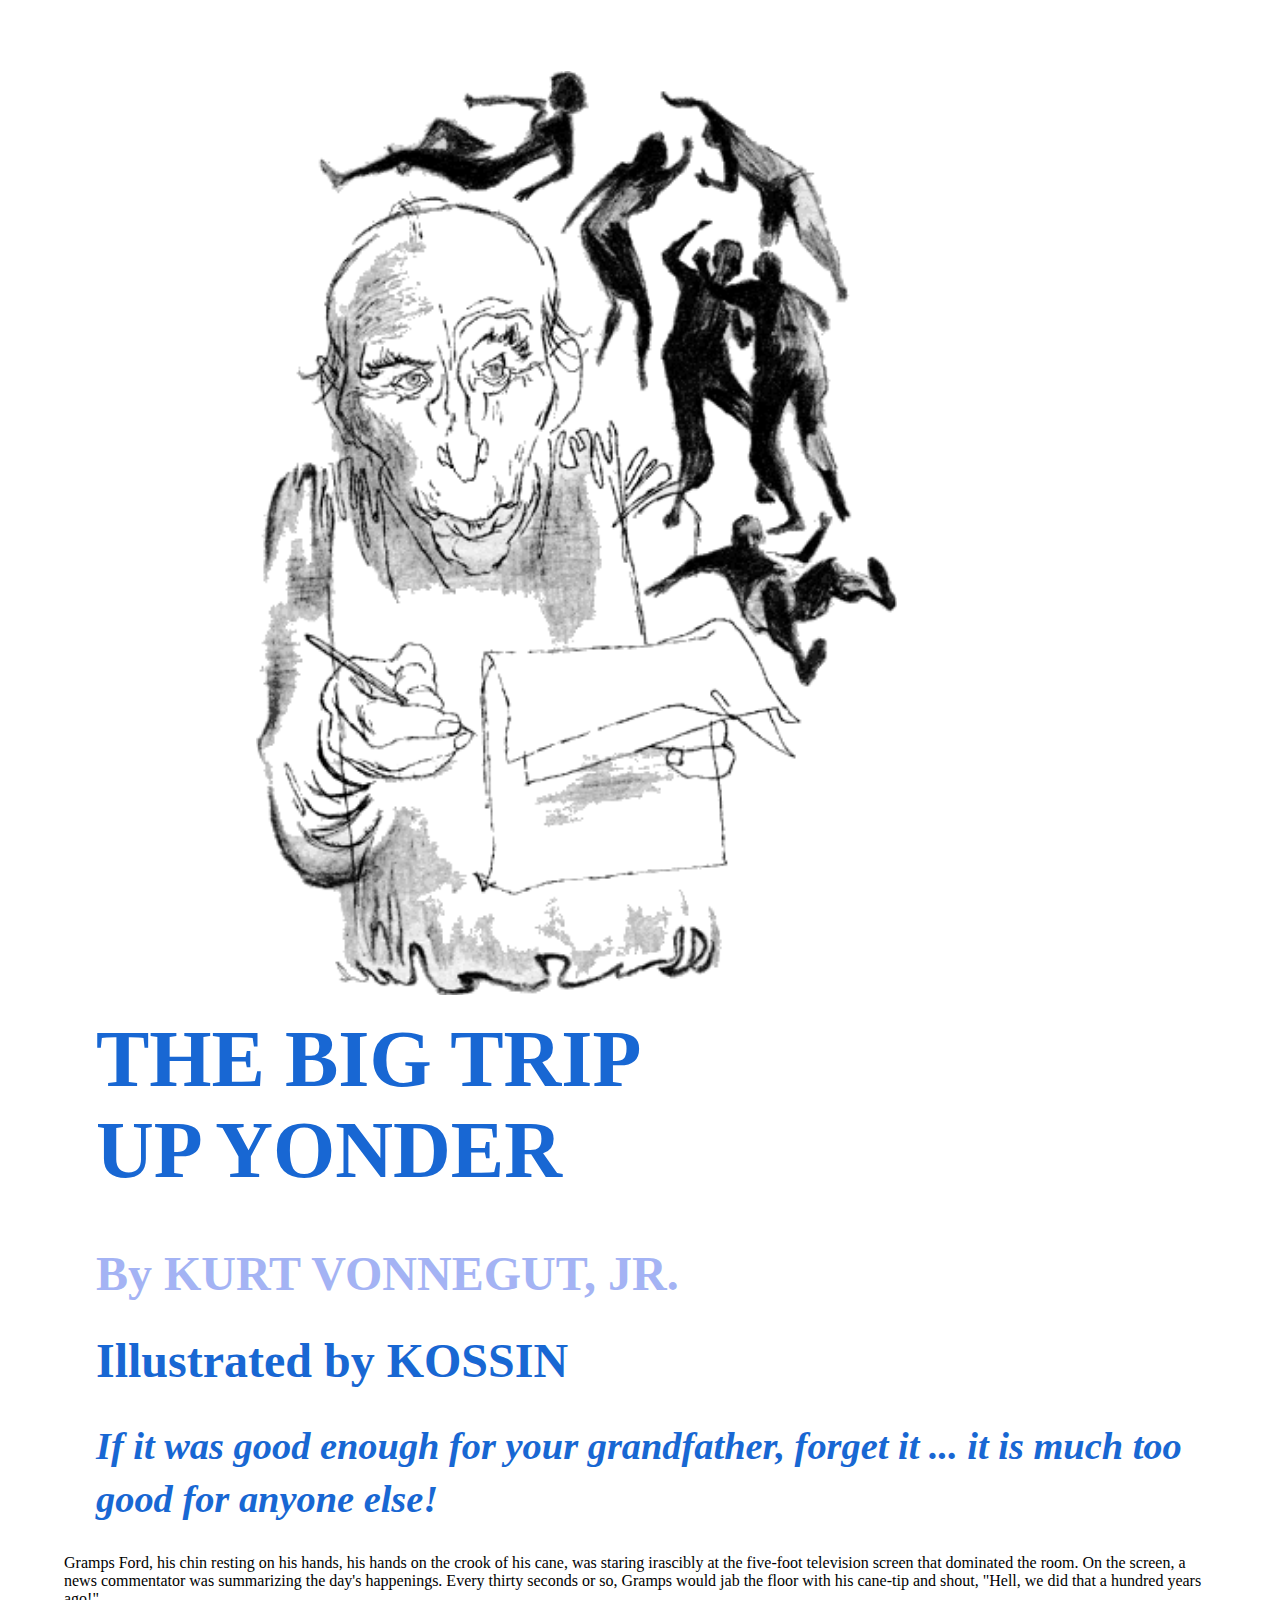
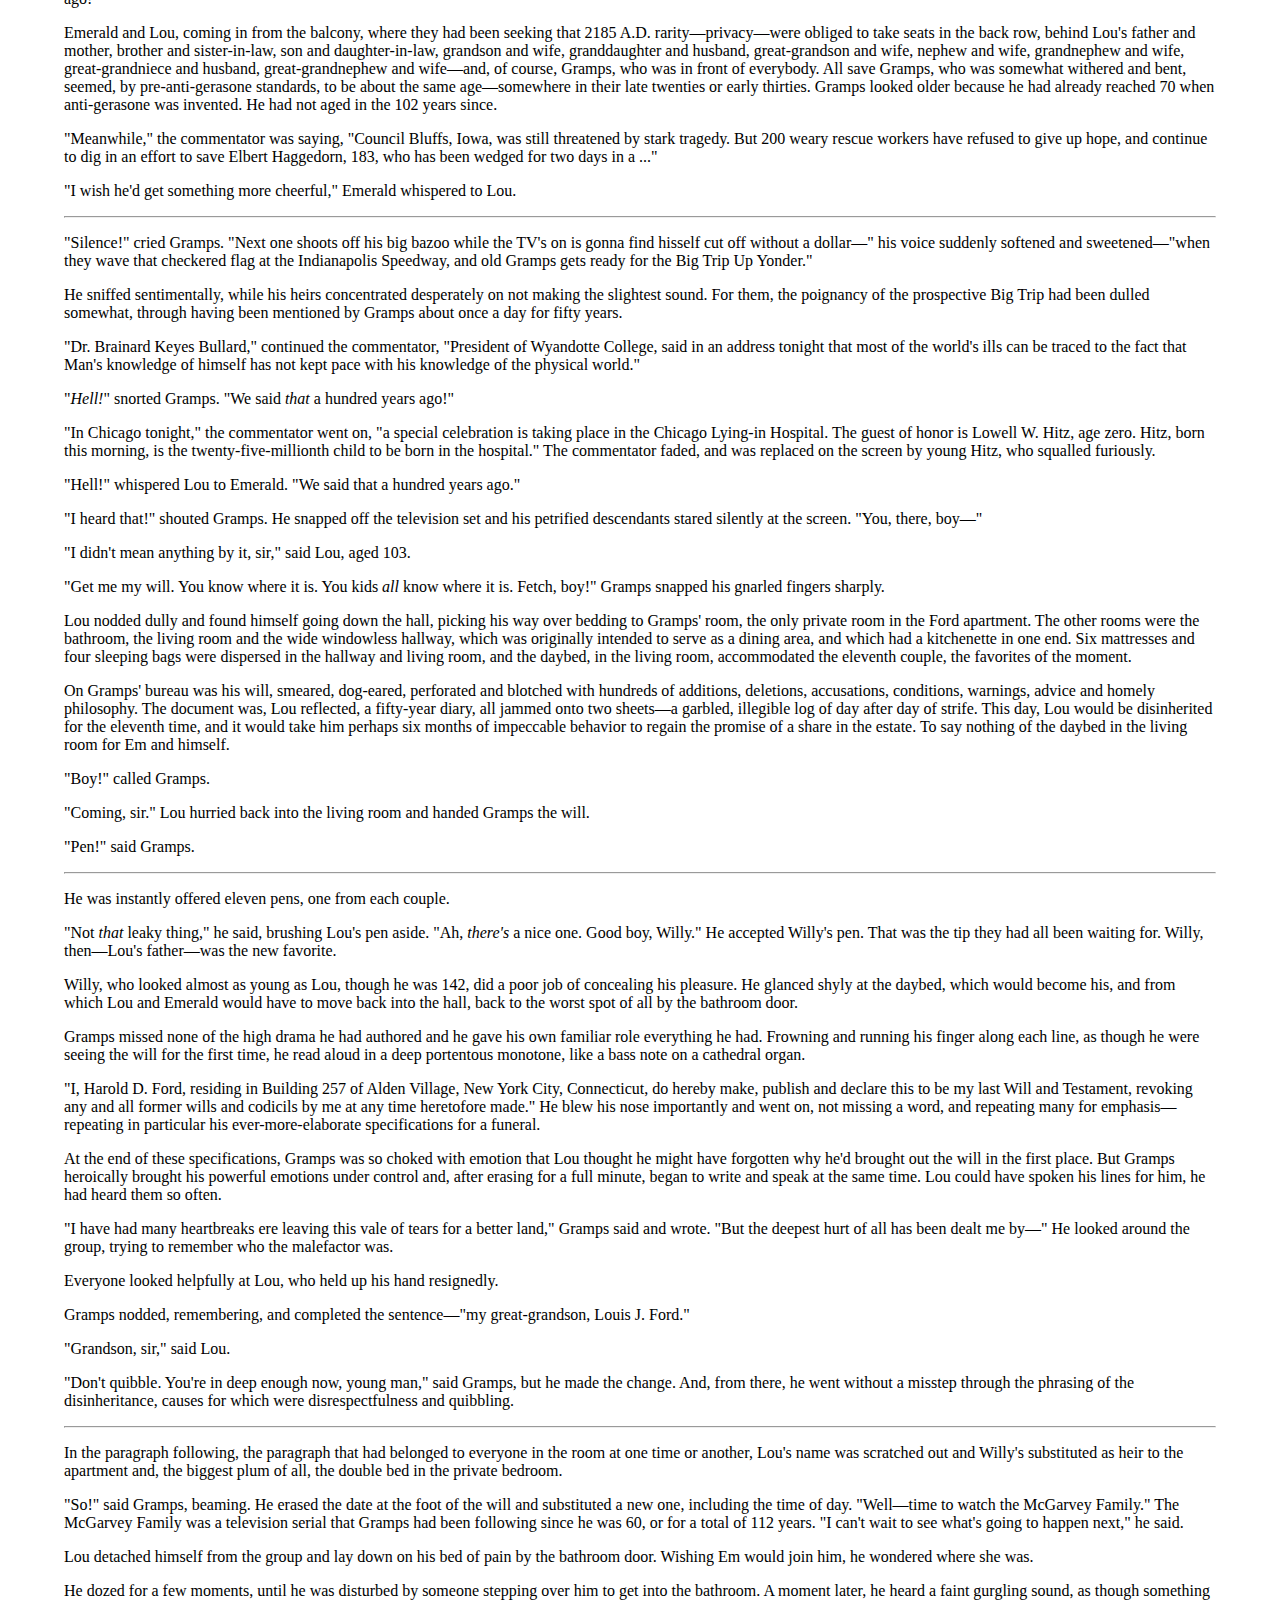
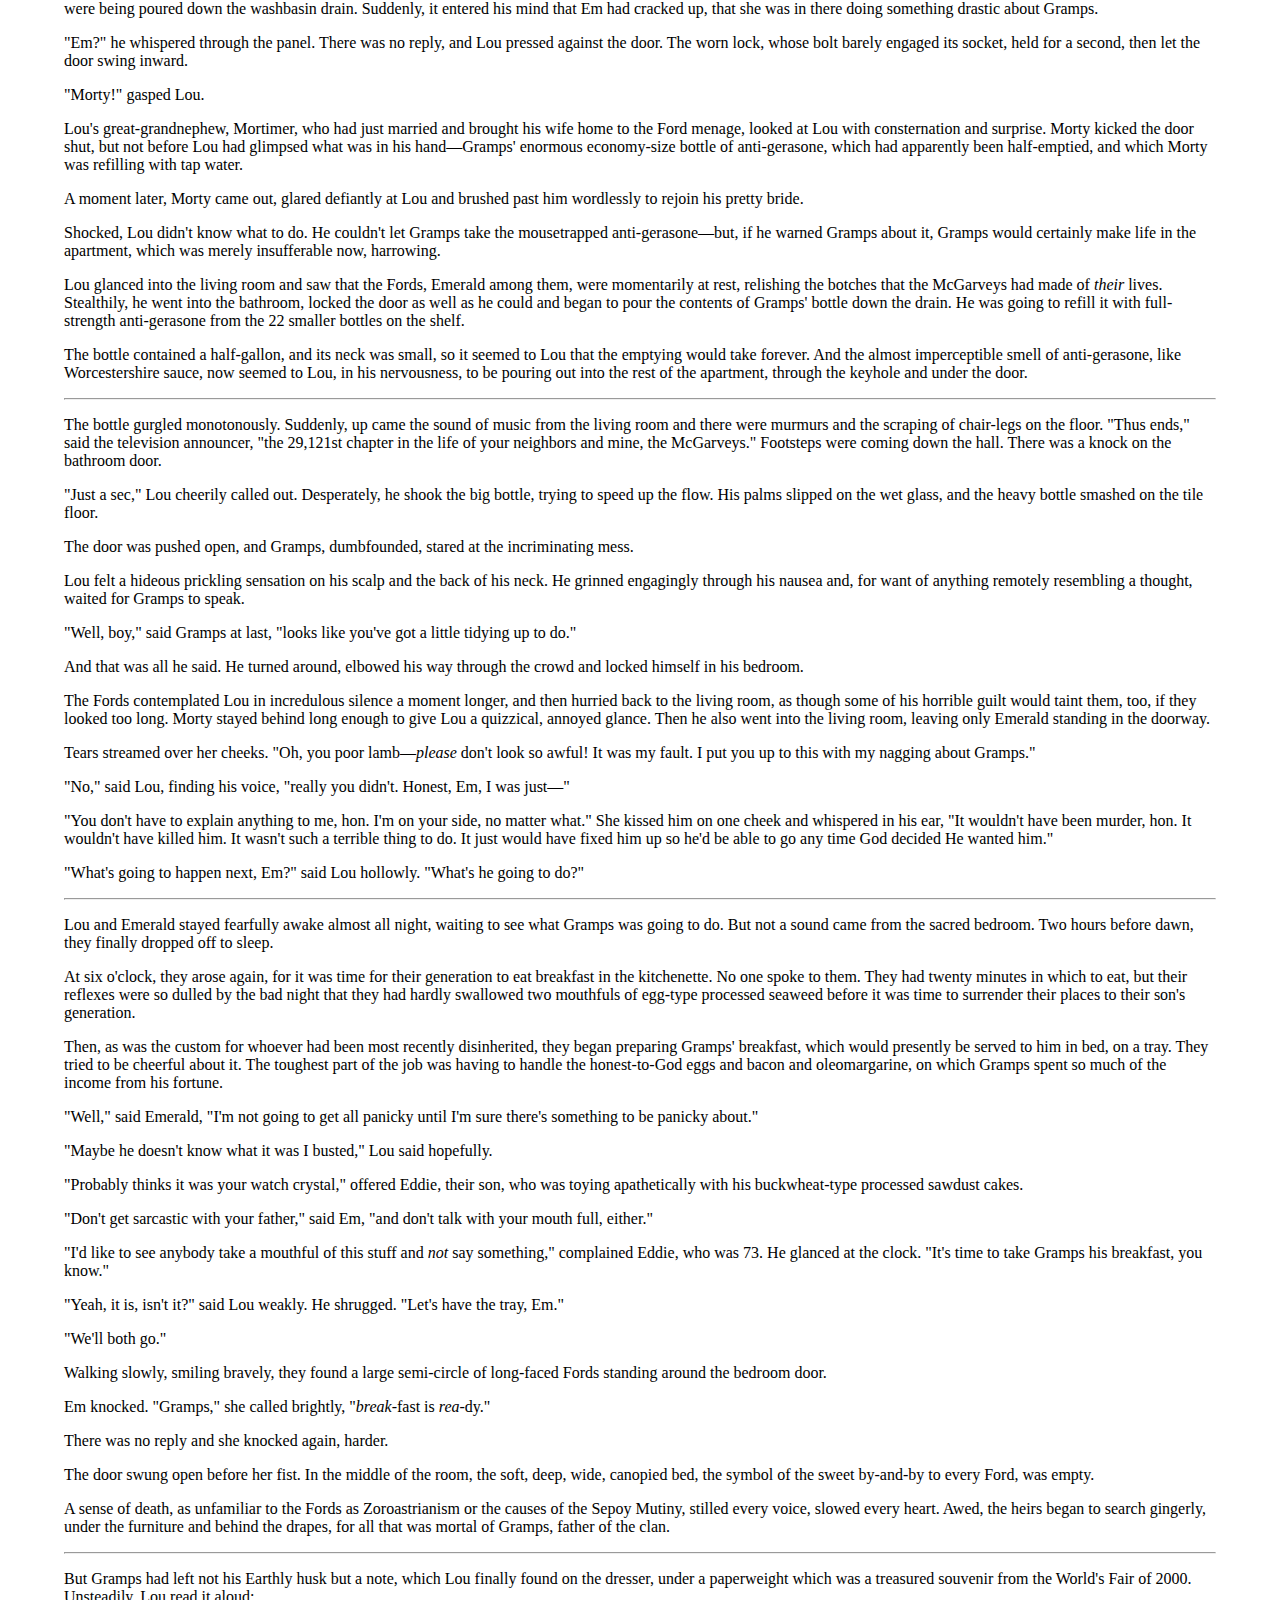
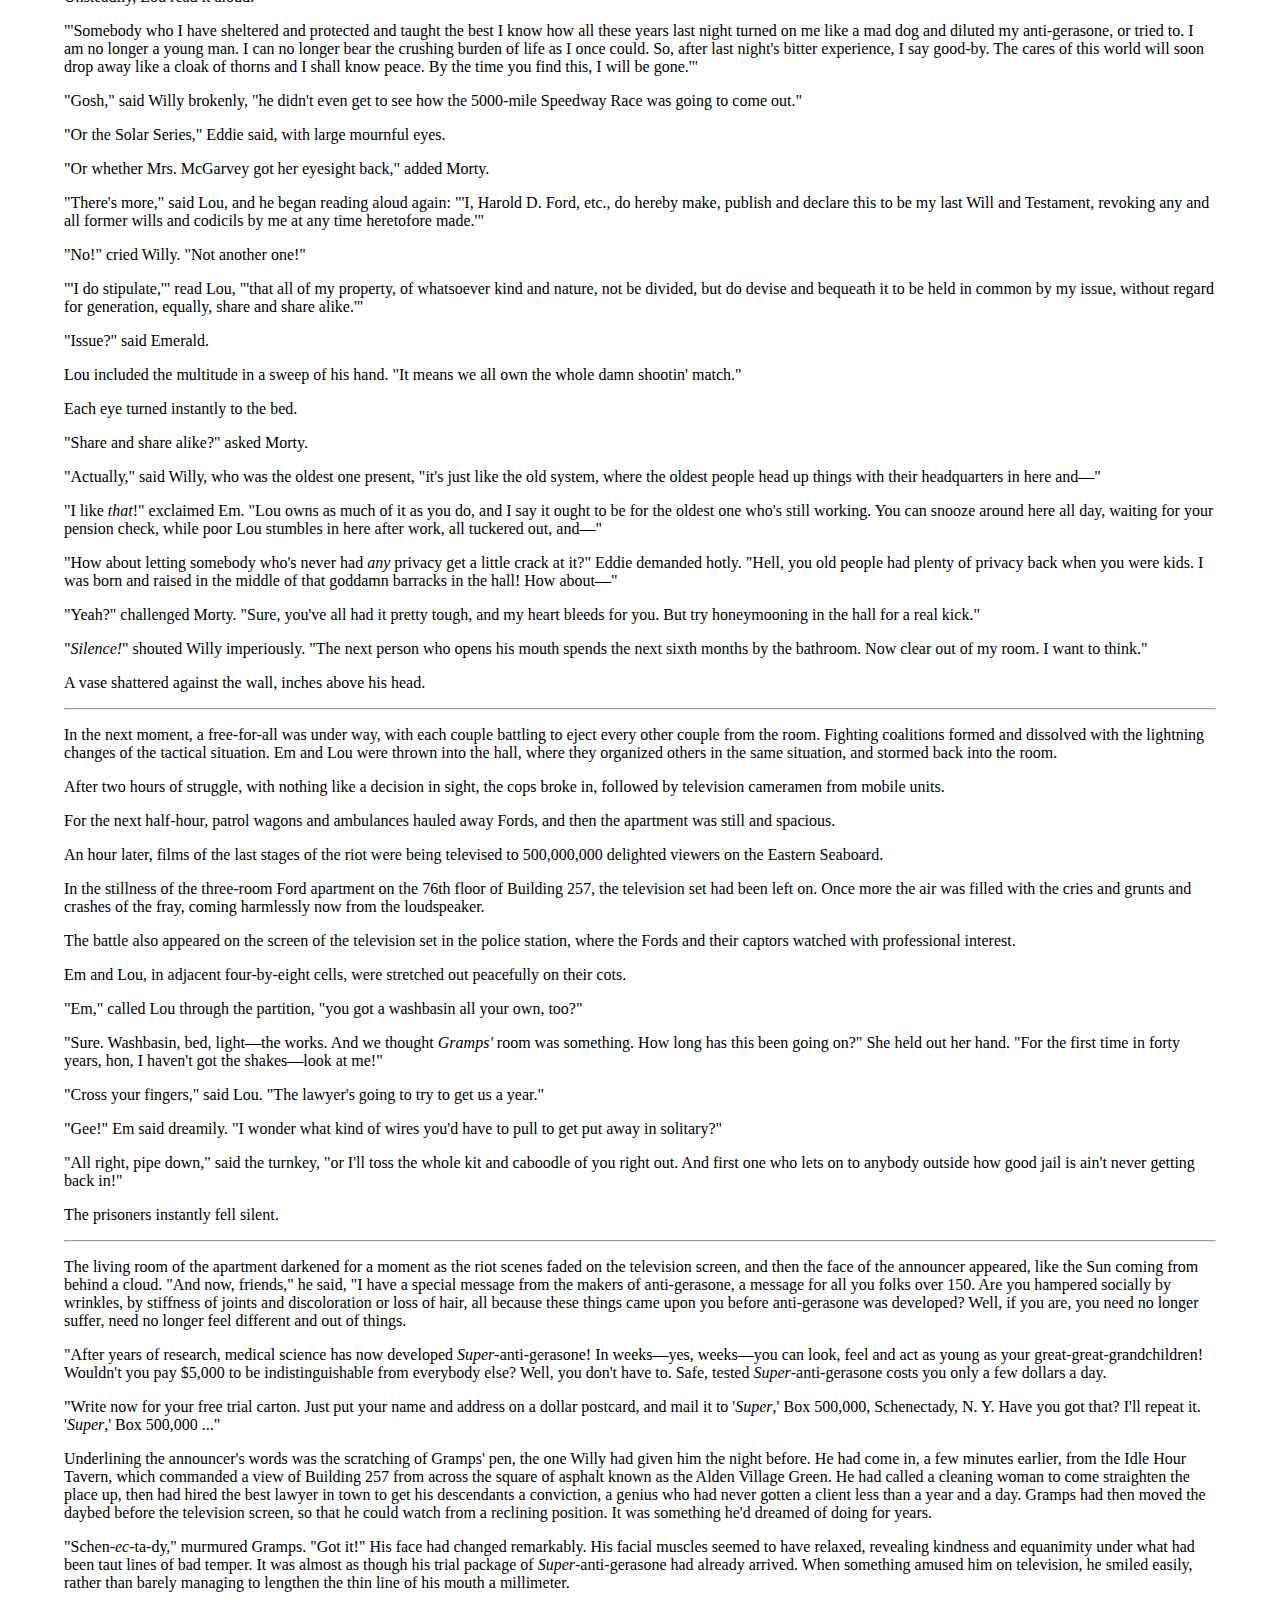
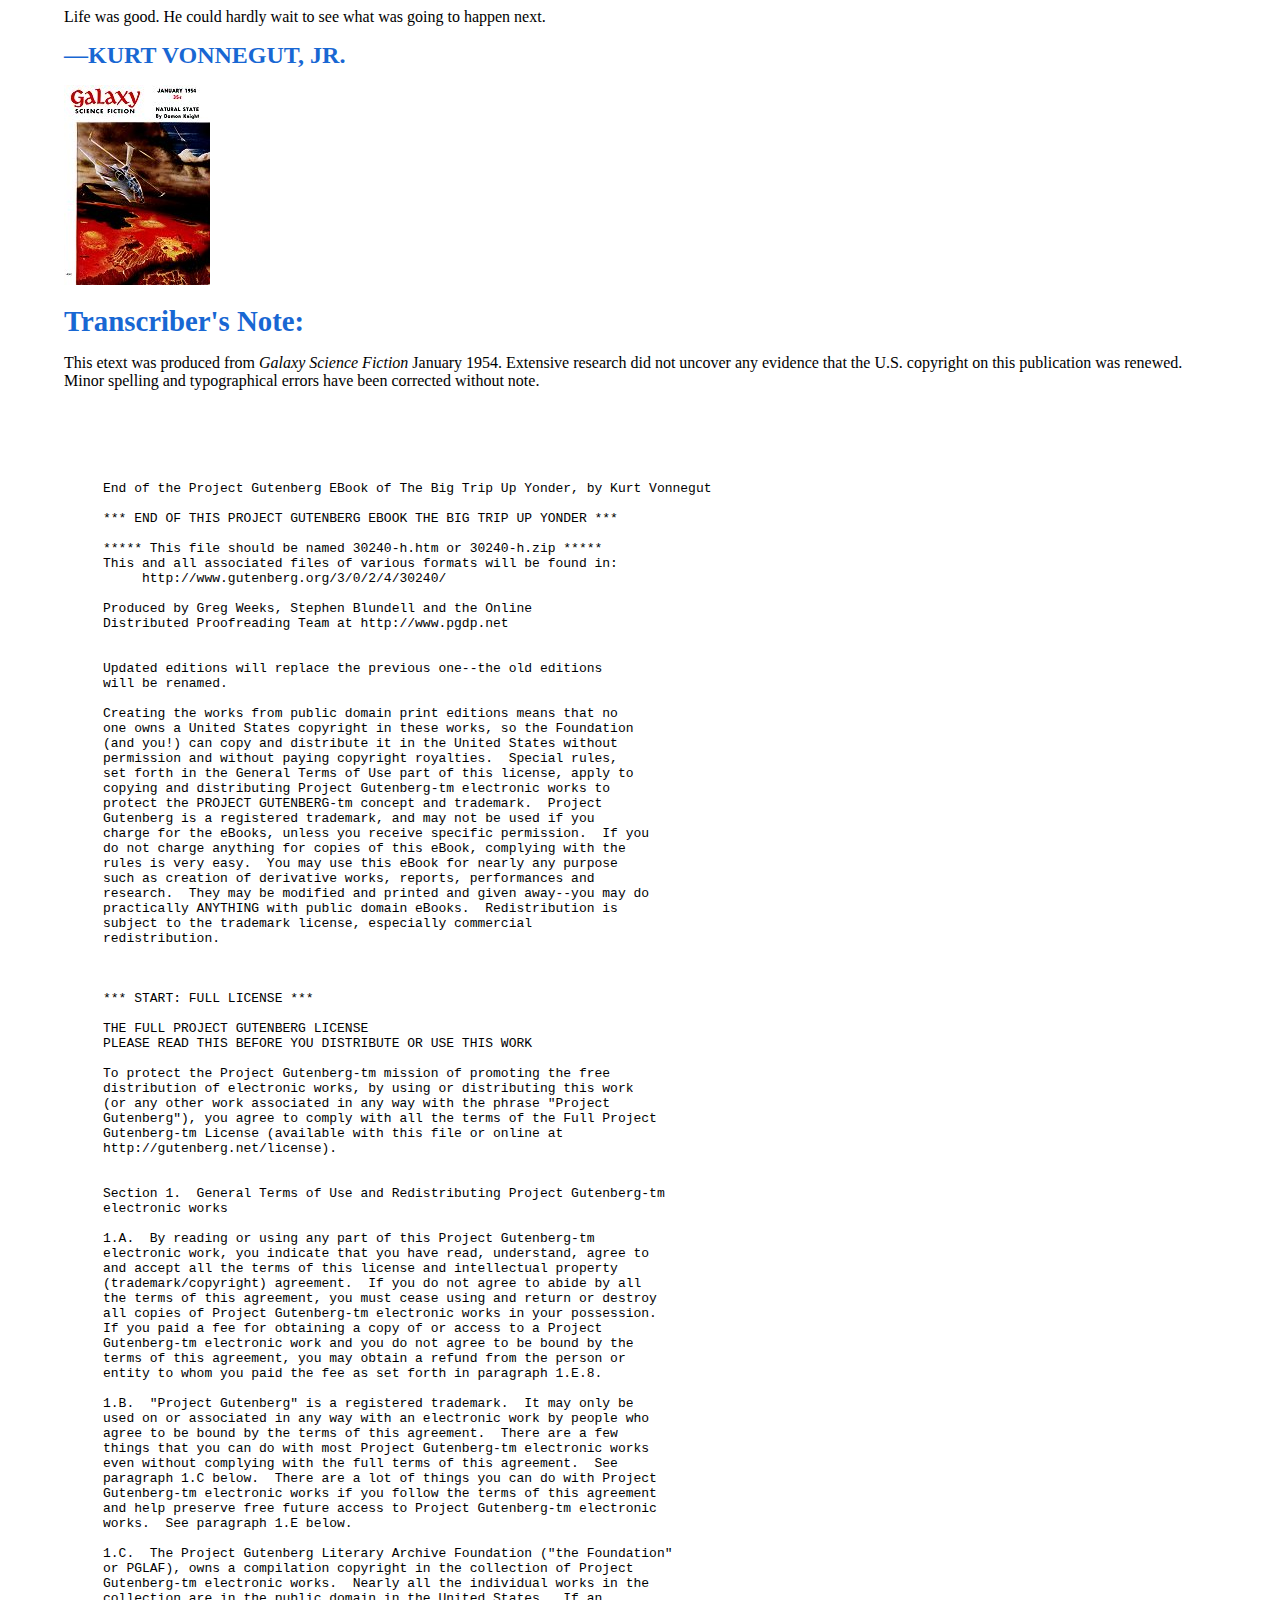
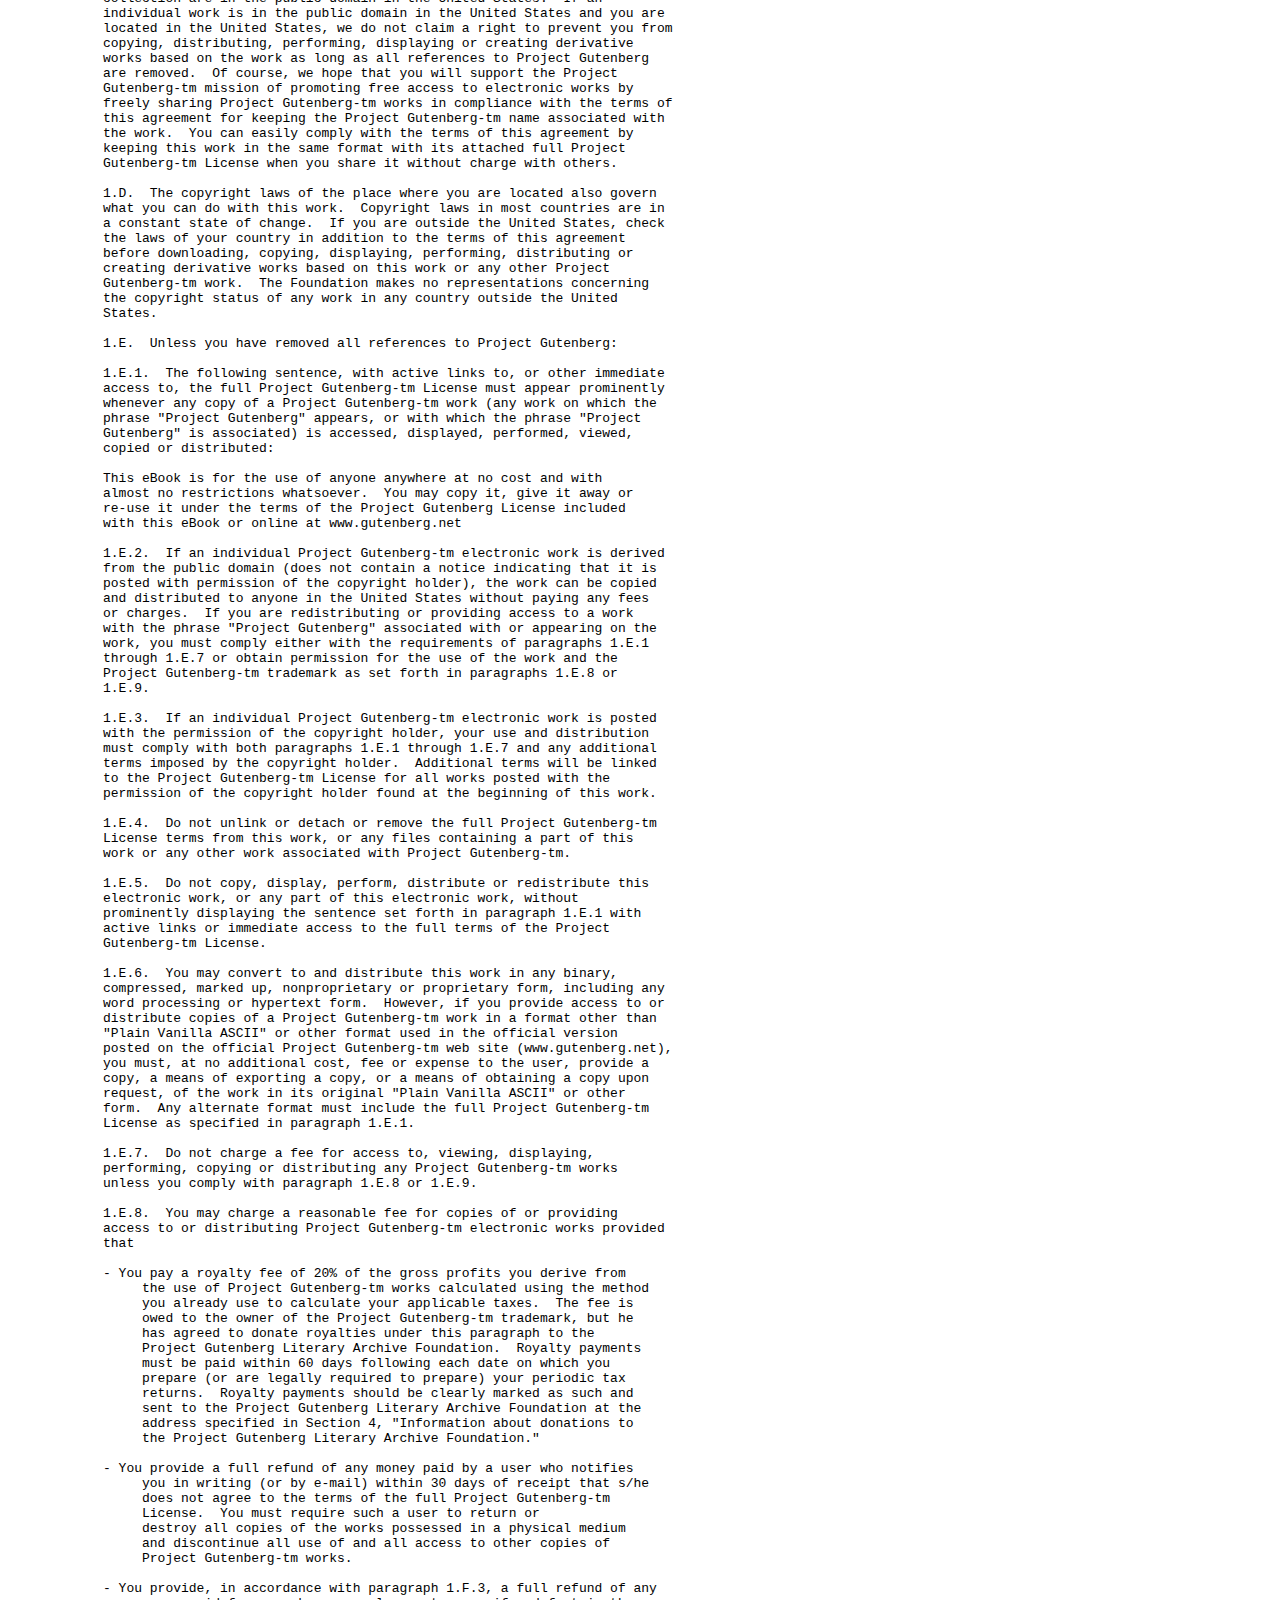
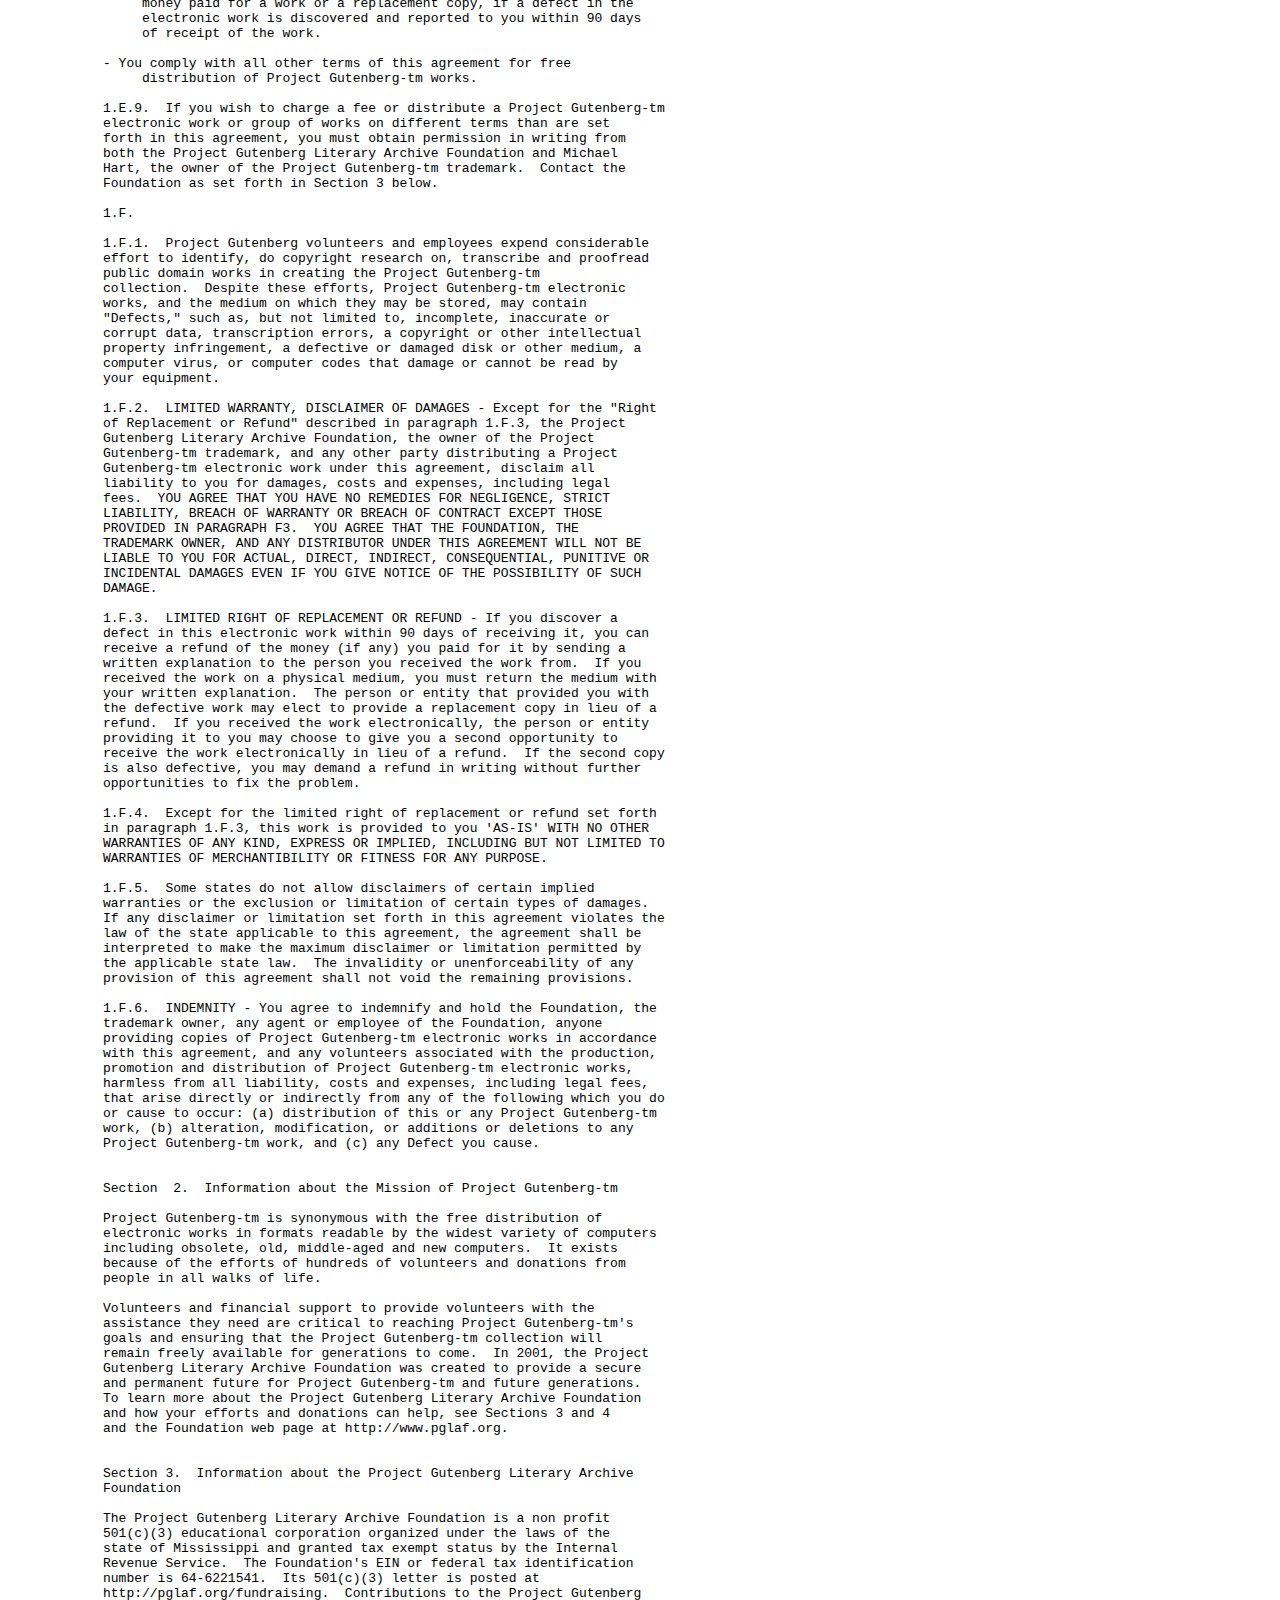
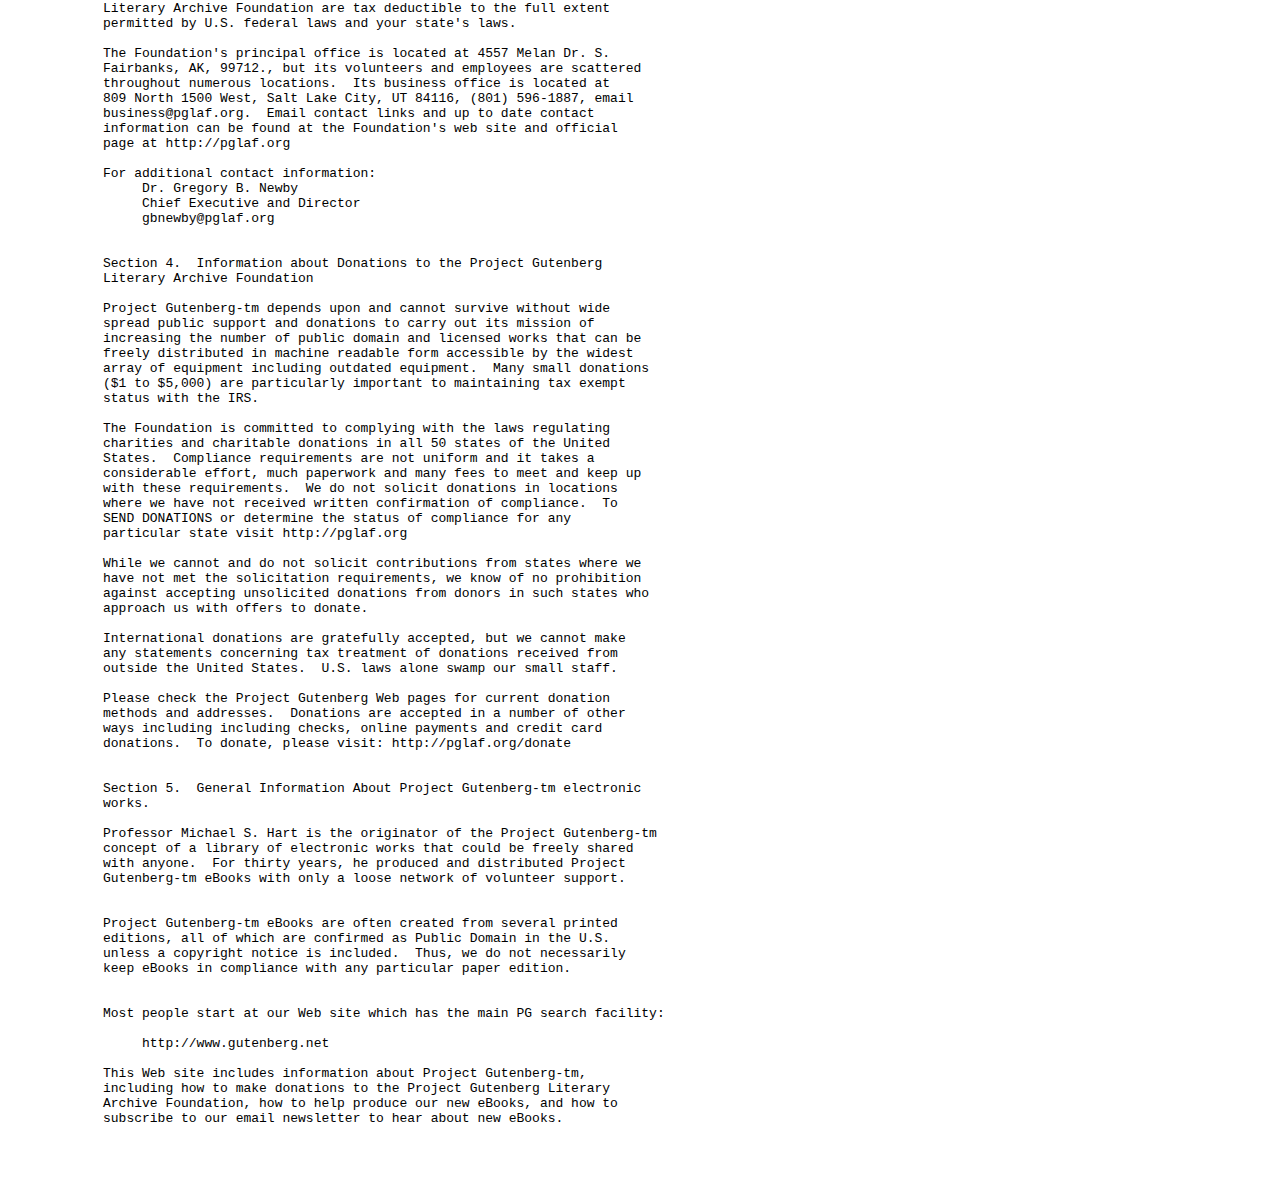
<file: index.html>
<!DOCTYPE html PUBLIC "-//W3C//DTD XHTML 1.0 Strict//EN"
    "http://www.w3.org/TR/xhtml1/DTD/xhtml1-strict.dtd">
<html xmlns="http://www.w3.org/1999/xhtml" xml:lang="en" lang="en">
  <head>
    <meta http-equiv="Content-Type" content="text/html;charset=iso-8859-1" />
    <meta http-equiv="Content-Style-Type" content="text/css" />
    <title>
      The Project Gutenberg eBook of The Big Trip Up Yonder, by Kurt Vonnegut, Jr.
    </title>
    <link rel="stylesheet" href="style.css">
  </head>

<body>
     <pre>

    <!--- The Project Gutenberg EBook of The Big Trip Up Yonder, by Kurt Vonnegut

     This eBook is for the use of anyone anywhere at no cost and with
     almost no restrictions whatsoever.  You may copy it, give it away or
     re-use it under the terms of the Project Gutenberg License included
     with this eBook or online at www.gutenberg.net


     Title: The Big Trip Up Yonder

     Author: Kurt Vonnegut

     Illustrator: Kossin

     Release Date: October 13, 2009 [EBook #30240]

     Language: English

     Character set encoding: ISO-8859-1

     *** START OF THIS PROJECT GUTENBERG EBOOK THE BIG TRIP UP YONDER *** 
     



     Produced by Greg Weeks, Stephen Blundell and the Online
     Distributed Proofreading Team at http://www.pgdp.net --->






     </pre>


     <h1>
          <div id="figr">
               <img src="images/001.png" style="width: 641px">
          </div>
          <span class="sp1">THE BIG TRIP<br />
          UP YONDER</span>
     </h1>

     <div class="bk1"><h2>By KURT VONNEGUT, JR.</h2>

          <p class="rgt"><b>Illustrated by KOSSIN</b></p>

          <div class="bk2"><p><i><b>If it was good enough for your grandfather, forget it ... it is
     much too good for anyone else!</b></i></p></div>
     </div>
     
     <p class="cap"><span class="dcap">Gramps Ford</span>, his chin
     resting on his hands, his
     hands on the crook of his
     cane, was staring irascibly at the
     five-foot television screen that
     dominated the room. On the
     screen, a news commentator was
     summarizing the day's happenings.
     Every thirty seconds or so,
     Gramps would jab the floor with
     his cane-tip and shout, "Hell, we
     did that a hundred years ago!"</p>

     <p>Emerald and Lou, coming in
     from the balcony, where they had
     been seeking that 2185 A.D. rarity&mdash;privacy&mdash;were
     obliged to take
     seats in the back row, behind
     Lou's father and mother, brother
     and sister-in-law, son and daughter-in-law,
     grandson and wife,
     granddaughter and husband,
     great-grandson and wife, nephew
     and wife, grandnephew and wife,
     great-grandniece and husband,
     great-grandnephew and wife&mdash;and,
     of course, Gramps, who was
     in front of everybody. All save
     Gramps, who was somewhat
     withered and bent, seemed, by
     pre-anti-gerasone standards, to
     be about the same age&mdash;somewhere
     in their late twenties or
     early thirties. Gramps looked older
     because he had already reached
     70 when anti-gerasone was invented.
     He had not aged in the
     102 years since.</p>

     <p>"Meanwhile," the commentator
     was saying, "Council Bluffs,
     Iowa, was still threatened by
     stark tragedy. But 200 weary
     rescue workers have refused to
     give up hope, and continue to
     dig in an effort to save Elbert
     Haggedorn, 183, who has been
     wedged for two days in a ..."</p>

     <p>"I wish he'd get something
     more cheerful," Emerald whispered
     to Lou.</p>

     <hr />

     <p class="cap"><span class="dcap">"Silence!"</span> cried Gramps.
     "Next one shoots off his big
     bazoo while the TV's on is gonna
     find hisself cut off without a dollar&mdash;"
     his voice suddenly softened
     and sweetened&mdash;"when they
     wave that checkered flag at the
     Indianapolis Speedway, and old
     Gramps gets ready for the Big
     Trip Up Yonder."</p>

     <p>He sniffed sentimentally, while
     his heirs concentrated desperately
     on not making the slightest
     sound. For them, the poignancy
     of the prospective Big Trip had
     been dulled somewhat, through
     having been mentioned by
     Gramps about once a day for
     fifty years.</p>

     <p>"Dr. Brainard Keyes Bullard,"
     continued the commentator,
     "President of Wyandotte College,
     said in an address tonight that
     most of the world's ills can be
     traced to the fact that Man's
     knowledge of himself has not
     kept pace with his knowledge of
     the physical world."</p>

     <p>"<i>Hell!</i>" snorted Gramps. "We
     said <i>that</i> a hundred years ago!"</p>

     <aside>"<i>Hell!</i>" snorted Gramps. "We
          said <i>that</i> a hundred years ago!"</aside>
     

     <p>"In Chicago tonight," the commentator
     went on, "a special
     celebration is taking place in the
     Chicago Lying-in Hospital. The
     guest of honor is Lowell W. Hitz,
     age zero. Hitz, born this morning,
     is the twenty-five-millionth child
     to be born in the hospital." The
     commentator faded, and was replaced
     on the screen by young
     Hitz, who squalled furiously.</p>

     <p>"Hell!" whispered Lou to
     Emerald. "We said that a hundred
     years ago."</p>

     <p>"I heard that!" shouted
     Gramps. He snapped off the television
     set and his petrified descendants
     stared silently at the
     screen. "You, there, boy&mdash;"</p>

     <p>"I didn't mean anything by it,
     sir," said Lou, aged 103.</p>

     <p>"Get me my will. You know
     where it is. You kids <i>all</i> know
     where it is. Fetch, boy!" Gramps
     snapped his gnarled fingers
     sharply.</p>

     <p>Lou nodded dully and found
     himself going down the hall,
     picking his way over bedding to
     Gramps' room, the only private
     room in the Ford apartment.
     The other rooms were the bathroom,
     the living room and the
     wide windowless hallway, which
     was originally intended to serve
     as a dining area, and which had
     a kitchenette in one end. Six
     mattresses and four sleeping bags
     were dispersed in the hallway and
     living room, and the daybed, in
     the living room, accommodated
     the eleventh couple, the favorites
     of the moment.</p>

     <p>On Gramps' bureau was his
     will, smeared, dog-eared, perforated
     and blotched with hundreds
     of additions, deletions, accusations,
     conditions, warnings,
     advice and homely philosophy.
     The document was, Lou reflected,
     a fifty-year diary, all jammed
     onto two sheets&mdash;a garbled, illegible
     log of day after day of
     strife. This day, Lou would be
     disinherited for the eleventh time,
     and it would take him perhaps six
     months of impeccable behavior
     to regain the promise of a share
     in the estate. To say nothing of
     the daybed in the living room for
     Em and himself.</p>

     <p>"Boy!" called Gramps.</p>

     <p>"Coming, sir." Lou hurried
     back into the living room and
     handed Gramps the will.</p>

     <p>"Pen!" said Gramps.</p>

     <hr />

     <p class="cap"><span class="dcap">He</span> was instantly offered eleven
     pens, one from each couple.</p>

     <p>"Not <i>that</i> leaky thing," he said,
     brushing Lou's pen aside. "Ah,
     <i>there's</i> a nice one. Good boy,
     Willy." He accepted Willy's pen.
     That was the tip they had all
     been waiting for. Willy, then&mdash;Lou's
     father&mdash;was the new favorite.</p>

     <p>Willy, who looked almost as
     young as Lou, though he was 142,
     did a poor job of concealing his
     pleasure. He glanced shyly at the
     daybed, which would become his,
     and from which Lou and Emerald
     would have to move back
     into the hall, back to the worst
     spot of all by the bathroom door.</p>

     <p>Gramps missed none of the
     high drama he had authored and
     he gave his own familiar role
     everything he had. Frowning and
     running his finger along each line,
     as though he were seeing the
     will for the first time, he read
     aloud in a deep portentous monotone,
     like a bass note on a cathedral
     organ.</p>
     <p>"I, Harold D. Ford, residing
     in Building 257 of Alden Village,
     New York City, Connecticut, do
     hereby make, publish and declare
     this to be my last Will and Testament,
     revoking any and all former
     wills and codicils by me at
     any time heretofore made." He
     blew his nose importantly and
     went on, not missing a word, and
     repeating many for emphasis&mdash;repeating
     in particular his ever-more-elaborate
     specifications for
     a funeral.</p>

     <p>At the end of these specifications,
     Gramps was so choked
     with emotion that Lou thought
     he might have forgotten why he'd
     brought out the will in the first
     place. But Gramps heroically
     brought his powerful emotions
     under control and, after erasing
     for a full minute, began to write
     and speak at the same time. Lou
     could have spoken his lines for
     him, he had heard them so often.</p>

     <p>"I have had many heartbreaks
     ere leaving this vale of tears for
     a better land," Gramps said and
     wrote. "But the deepest hurt of
     all has been dealt me by&mdash;" He
     looked around the group, trying
     to remember who the malefactor
     was.</p>

     <p>Everyone looked helpfully at
     Lou, who held up his hand resignedly.</p>

     <p>Gramps nodded, remembering,
     and completed the sentence&mdash;"my
     great-grandson, Louis J. Ford."</p>

     <p>"Grandson, sir," said Lou.</p>

     <p>"Don't quibble. You're in deep
     enough now, young man," said
     Gramps, but he made the change.
     And, from there, he went without
     a misstep through the phrasing of
     the disinheritance, causes for
     which were disrespectfulness and
     quibbling.</p>

     <hr />

     <p class="cap"><span class="dcap">In</span> the paragraph following, the
     paragraph that had belonged
     to everyone in the room at one
     time or another, Lou's name was
     scratched out and Willy's substituted
     as heir to the apartment
     and, the biggest plum of all, the
     double bed in the private bedroom.</p>

     <p>"So!" said Gramps, beaming.
     He erased the date at the foot of
     the will and substituted a new
     one, including the time of day.
     "Well&mdash;time to watch the McGarvey
     Family." The McGarvey
     Family was a television serial
     that Gramps had been following
     since he was 60, or for a total of
     112 years. "I can't wait to see
     what's going to happen next,"
     he said.</p>

     <p>Lou detached himself from the
     group and lay down on his bed
     of pain by the bathroom door.
     Wishing Em would join him, he
     wondered where she was.</p>

     <p>He dozed for a few moments,
     until he was disturbed by someone
     stepping over him to get into
     the bathroom. A moment later, he
     heard a faint gurgling sound, as
     though something were being
     poured down the washbasin
     drain. Suddenly, it entered his
     mind that Em had cracked up,
     that she was in there doing something
     drastic about Gramps.</p>

     <p>"Em?" he whispered through
     the panel. There was no reply,
     and Lou pressed against the door.
     The worn lock, whose bolt barely
     engaged its socket, held for a
     second, then let the door swing
     inward.</p>

     <p>"Morty!" gasped Lou.</p>

     <p>Lou's great-grandnephew, Mortimer,
     who had just married and
     brought his wife home to the
     Ford menage, looked at Lou with
     consternation and surprise. Morty
     kicked the door shut, but not before
     Lou had glimpsed what was
     in his hand&mdash;Gramps' enormous
     economy-size bottle of anti-gerasone,
     which had apparently
     been half-emptied, and which
     Morty was refilling with tap
     water.</p>

     <p>A moment later, Morty came
     out, glared defiantly at Lou and
     brushed past him wordlessly to
     rejoin his pretty bride.</p>

     <p>Shocked, Lou didn't know
     what to do. He couldn't let
     Gramps take the mousetrapped
     anti-gerasone&mdash;but, if he warned
     Gramps about it, Gramps would
     certainly make life in the apartment,
     which was merely insufferable
     now, harrowing.</p>

     <p>Lou glanced into the living
     room and saw that the Fords,
     Emerald among them, were momentarily
     at rest, relishing the
     botches that the McGarveys had
     made of <i>their</i> lives. Stealthily, he
     went into the bathroom, locked
     the door as well as he could
     and began to pour the contents
     of Gramps' bottle down the drain.
     He was going to refill it with
     full-strength anti-gerasone from
     the 22 smaller bottles on the
     shelf.</p>

     <p>The bottle contained a half-gallon,
     and its neck was small,
     so it seemed to Lou that the
     emptying would take forever.
     And the almost imperceptible
     smell of anti-gerasone, like
     Worcestershire sauce, now seemed
     to Lou, in his nervousness, to be
     pouring out into the rest of the
     apartment, through the keyhole
     and under the door.</p>

     <hr />

     <p class="cap"><span class="dcap">The</span> bottle gurgled monotonously.
     Suddenly, up came the
     sound of music from the living
     room and there were murmurs
     and the scraping of chair-legs on
     the floor. "Thus ends," said the
     television announcer, "the 29,121st
     chapter in the life of your
     neighbors and mine, the McGarveys."
     Footsteps were coming
     down the hall. There was a knock
     on the bathroom door.</p>

     <p>"Just a sec," Lou cheerily called
     out. Desperately, he shook the
     big bottle, trying to speed up
     the flow. His palms slipped on
     the wet glass, and the heavy
     bottle smashed on the tile floor.</p>

     <p>The door was pushed open,
     and Gramps, dumbfounded, stared
     at the incriminating mess.</p>

     <p>Lou felt a hideous prickling
     sensation on his scalp and the
     back of his neck. He grinned
     engagingly through his nausea
     and, for want of anything remotely
     resembling a thought,
     waited for Gramps to speak.</p>

     <p>"Well, boy," said Gramps at
     last, "looks like you've got a
     little tidying up to do."</p>

     <p>And that was all he said. He
     turned around, elbowed his way
     through the crowd and locked
     himself in his bedroom.</p>

     <p>The Fords contemplated Lou
     in incredulous silence a moment
     longer, and then hurried back to
     the living room, as though some
     of his horrible guilt would taint
     them, too, if they looked too
     long. Morty stayed behind long
     enough to give Lou a quizzical,
     annoyed glance. Then he also
     went into the living room, leaving
     only Emerald standing in the
     doorway.</p>

     <p>Tears streamed over her
     cheeks. "Oh, you poor lamb&mdash;<i>please</i>
     don't look so awful! It
     was my fault. I put you up to
     this with my nagging about
     Gramps."</p>

     <p>"No," said Lou, finding his
     voice, "really you didn't. Honest,
     Em, I was just&mdash;"</p>

     <p>"You don't have to explain
     anything to me, hon. I'm on your
     side, no matter what." She kissed
     him on one cheek and whispered
     in his ear, "It wouldn't have been
     murder, hon. It wouldn't have
     killed him. It wasn't such a terrible
     thing to do. It just would
     have fixed him up so he'd be
     able to go any time God decided
     He wanted him."</p>

     <p>"What's going to happen next,
     Em?" said Lou hollowly. "What's
     he going to do?"</p>

     <hr />

     <p class="cap"><span class="dcap">Lou</span> and Emerald stayed fearfully
     awake almost all night,
     waiting to see what Gramps was
     going to do. But not a sound
     came from the sacred bedroom.
     Two hours before dawn, they
     finally dropped off to sleep.</p>

     <p>At six o'clock, they arose again,
     for it was time for their generation
     to eat breakfast in the kitchenette.
     No one spoke to them.
     They had twenty minutes in
     which to eat, but their reflexes
     were so dulled by the bad night
     that they had hardly swallowed
     two mouthfuls of egg-type processed
     seaweed before it was time
     to surrender their places to their
     son's generation.</p>

     <p>Then, as was the custom for
     whoever had been most recently
     disinherited, they began preparing
     Gramps' breakfast, which
     would presently be served to him
     in bed, on a tray. They tried to
     be cheerful about it. The toughest
     part of the job was having
     to handle the honest-to-God eggs
     and bacon and oleomargarine,
     on which Gramps spent so much
     of the income from his fortune.</p>

     <p>"Well," said Emerald, "I'm not
     going to get all panicky until I'm
     sure there's something to be panicky
     about."</p>

     <p>"Maybe he doesn't know what
     it was I busted," Lou said hopefully.</p>

     <p>"Probably thinks it was your
     watch crystal," offered Eddie,
     their son, who was toying apathetically
     with his buckwheat-type
     processed sawdust cakes.</p>

     <p>"Don't get sarcastic with your
     father," said Em, "and don't talk
     with your mouth full, either."</p>

     <p>"I'd like to see anybody take
     a mouthful of this stuff and <i>not</i>
     say something," complained Eddie,
     who was 73. He glanced at
     the clock. "It's time to take
     Gramps his breakfast, you
     know."</p>

     <p>"Yeah, it is, isn't it?" said Lou
     weakly. He shrugged. "Let's have
     the tray, Em."</p>

     <p>"We'll both go."</p>

     <p>Walking slowly, smiling bravely,
     they found a large semi-circle
     of long-faced Fords standing
     around the bedroom door.</p>

     <p>Em knocked. "Gramps," she
     called brightly, "<i>break</i>-fast is
     <i>rea</i>-dy."</p>

     <p>There was no reply and she
     knocked again, harder.</p>

     <p>The door swung open before
     her fist. In the middle of the
     room, the soft, deep, wide, canopied
     bed, the symbol of the sweet
     by-and-by to every Ford, was
     empty.</p>

     <p>A sense of death, as unfamiliar
     to the Fords as Zoroastrianism or
     the causes of the Sepoy Mutiny,
     stilled every voice, slowed every
     heart. Awed, the heirs began to
     search gingerly, under the furniture
     and behind the drapes, for
     all that was mortal of Gramps,
     father of the clan.</p>

     <hr />

     <p class="cap"><span class="dcap">But</span> Gramps had left not his
     Earthly husk but a note,
     which Lou finally found on the
     dresser, under a paperweight
     which was a treasured souvenir
     from the World's Fair of 2000.
     Unsteadily, Lou read it aloud:</p>

     <p>"'Somebody who I have sheltered
     and protected and taught
     the best I know how all these
     years last night turned on me
     like a mad dog and diluted my
     anti-gerasone, or tried to. I am no
     longer a young man. I can no
     longer bear the crushing burden
     of life as I once could. So, after
     last night's bitter experience, I
     say good-by. The cares of this
     world will soon drop away like
     a cloak of thorns and I shall
     know peace. By the time you find
     this, I will be gone.'"</p>

     <p>"Gosh," said Willy brokenly,
     "he didn't even get to see how
     the 5000-mile Speedway Race
     was going to come out."</p>

     <p>"Or the Solar Series," Eddie
     said, with large mournful eyes.</p>

     <p>"Or whether Mrs. McGarvey
     got her eyesight back," added
     Morty.</p>

     <p>"There's more," said Lou, and
     he began reading aloud again:
     "'I, Harold D. Ford, etc., do
     hereby make, publish and declare
     this to be my last Will and Testament,
     revoking any and all former
     wills and codicils by me at
     any time heretofore made.'"</p>

     <p>"No!" cried Willy. "Not another
     one!"</p>

     <p>"'I do stipulate,'" read Lou,
     "'that all of my property, of
     whatsoever kind and nature, not
     be divided, but do devise and bequeath
     it to be held in common
     by my issue, without regard for
     generation, equally, share and
     share alike.'"</p>

     <p>"Issue?" said Emerald.</p>

     <p>Lou included the multitude in
     a sweep of his hand. "It means
     we all own the whole damn
     shootin' match."</p>

     <p>Each eye turned instantly to
     the bed.</p>

     <p>"Share and share alike?" asked
     Morty.</p>

     <p>"Actually," said Willy, who
     was the oldest one present, "it's
     just like the old system, where
     the oldest people head up things
     with their headquarters in here
     and&mdash;"</p>

     <p>"I like <i>that</i>!" exclaimed Em.
     "Lou owns as much of it as you
     do, and I say it ought to be for
     the oldest one who's still working.
     You can snooze around here
     all day, waiting for your pension
     check, while poor Lou stumbles
     in here after work, all tuckered
     out, and&mdash;"</p>

     <p>"How about letting somebody
     who's never had <i>any</i> privacy get
     a little crack at it?" Eddie demanded
     hotly. "Hell, you old
     people had plenty of privacy
     back when you were kids. I was
     born and raised in the middle of
     that goddamn barracks in the
     hall! How about&mdash;"</p>

     <p>"Yeah?" challenged Morty.
     "Sure, you've all had it pretty
     tough, and my heart bleeds for
     you. But try honeymooning in
     the hall for a real kick."</p>

     <p>"<i>Silence!</i>" shouted Willy imperiously.
     "The next person who
     opens his mouth spends the next
     sixth months by the bathroom.
     Now clear out of my room. I
     want to think."</p>

     <p>A vase shattered against the
     wall, inches above his head.</p>

     <hr />

     <p class="cap"><span class="dcap">In</span> the next moment, a free-for-all
     was under way, with
     each couple battling to eject
     every other couple from the room.
     Fighting coalitions formed and
     dissolved with the lightning
     changes of the tactical situation.
     Em and Lou were thrown into
     the hall, where they organized
     others in the same situation, and
     stormed back into the room.</p>

     <p>After two hours of struggle,
     with nothing like a decision in
     sight, the cops broke in, followed
     by television cameramen from
     mobile units.</p>

     <p>For the next half-hour, patrol
     wagons and ambulances hauled
     away Fords, and then the apartment
     was still and spacious.</p>

     <p>An hour later, films of the last
     stages of the riot were being televised
     to 500,000,000 delighted
     viewers on the Eastern Seaboard.</p>

     <p>In the stillness of the three-room
     Ford apartment on the 76th
     floor of Building 257, the television
     set had been left on. Once
     more the air was filled with the
     cries and grunts and crashes of
     the fray, coming harmlessly now
     from the loudspeaker.</p>

     <p>The battle also appeared on
     the screen of the television set in
     the police station, where the
     Fords and their captors watched
     with professional interest.</p>

     <p>Em and Lou, in adjacent four-by-eight
     cells, were stretched out
     peacefully on their cots.</p>

     <p>"Em," called Lou through the
     partition, "you got a washbasin
     all your own, too?"</p>

     <p>"Sure. Washbasin, bed, light&mdash;the
     works. And we thought
     <i>Gramps'</i> room was something.
     How long has this been going
     on?" She held out her hand.
     "For the first time in forty years,
     hon, I haven't got the shakes&mdash;look
     at me!"</p>

     <p>"Cross your fingers," said Lou.
     "The lawyer's going to try to
     get us a year."</p>

     <p>"Gee!" Em said dreamily. "I
     wonder what kind of wires you'd
     have to pull to get put away in
     solitary?"</p>

     <p>"All right, pipe down," said
     the turnkey, "or I'll toss the
     whole kit and caboodle of you
     right out. And first one who lets
     on to anybody outside how good
     jail is ain't never getting back
     in!"</p>

     <p>The prisoners instantly fell
     silent.</p>

     <hr />

     <p class="cap"><span class="dcap">The</span> living room of the apartment
     darkened for a moment
     as the riot scenes faded on the
     television screen, and then the
     face of the announcer appeared,
     like the Sun coming from behind
     a cloud. "And now, friends," he
     said, "I have a special message
     from the makers of anti-gerasone,
     a message for all you folks over
     150. Are you hampered socially
     by wrinkles, by stiffness of joints
     and discoloration or loss of hair,
     all because these things came
     upon you before anti-gerasone
     was developed? Well, if you are,
     you need no longer suffer, need
     no longer feel different and out
     of things.</p>

     <p>"After years of research, medical
     science has now developed
     <i>Super</i>-anti-gerasone! In weeks&mdash;yes,
     weeks&mdash;you can look, feel
     and act as young as your great-great-grandchildren!
     Wouldn't
     you pay $5,000 to be indistinguishable
     from everybody else?
     Well, you don't have to. Safe,
     tested <i>Super</i>-anti-gerasone costs
     you only a few dollars a day.</p>

     <p>"Write now for your free trial
     carton. Just put your name and
     address on a dollar postcard, and
     mail it to '<i>Super</i>,' Box 500,000,
     Schenectady, N. Y. Have you got
     that? I'll repeat it. '<i>Super</i>,' Box
     500,000 ..."</p>

     <p>Underlining the announcer's
     words was the scratching of
     Gramps' pen, the one Willy had
     given him the night before. He
     had come in, a few minutes
     earlier, from the Idle Hour Tavern,
     which commanded a view of
     Building 257 from across the
     square of asphalt known as the
     Alden Village Green. He had
     called a cleaning woman to come
     straighten the place up, then had
     hired the best lawyer in town to
     get his descendants a conviction,
     a genius who had never gotten a
     client less than a year and a day.
     Gramps had then moved the daybed
     before the television screen,
     so that he could watch from a
     reclining position. It was something
     he'd dreamed of doing for
     years.</p>

     <p>"Schen-<i>ec</i>-ta-dy," murmured
     Gramps. "Got it!" His face had
     changed remarkably. His facial
     muscles seemed to have relaxed,
     revealing kindness and equanimity
     under what had been taut
     lines of bad temper. It was almost
     as though his trial package
     of <i>Super</i>-anti-gerasone had already
     arrived. When something
     amused him on television, he
     smiled easily, rather than barely
     managing to lengthen the thin
     line of his mouth a millimeter.</p>

     <p>Life was good. He could hardly
     wait to see what was going to
     happen next.</p>

     <p class="rgt"><b>&mdash;KURT VONNEGUT, JR.</b></p>

     <div class="trn">

     <div class="figt"><a href="images/002-2.jpg"><img src="images/002-1.jpg" width="146" height="200" alt="" title="" /></a></div>

     <p><big><b>Transcriber's Note:</b></big></p>

     <p>This etext was produced from <i>Galaxy Science Fiction</i> January 1954.
     Extensive research did not uncover any evidence that the U.S.
     copyright on this publication was renewed. Minor spelling and
     typographical errors have been corrected without note.</p></div>








     <pre>





     End of the Project Gutenberg EBook of The Big Trip Up Yonder, by Kurt Vonnegut

     *** END OF THIS PROJECT GUTENBERG EBOOK THE BIG TRIP UP YONDER ***

     ***** This file should be named 30240-h.htm or 30240-h.zip *****
     This and all associated files of various formats will be found in:
          http://www.gutenberg.org/3/0/2/4/30240/

     Produced by Greg Weeks, Stephen Blundell and the Online
     Distributed Proofreading Team at http://www.pgdp.net


     Updated editions will replace the previous one--the old editions
     will be renamed.

     Creating the works from public domain print editions means that no
     one owns a United States copyright in these works, so the Foundation
     (and you!) can copy and distribute it in the United States without
     permission and without paying copyright royalties.  Special rules,
     set forth in the General Terms of Use part of this license, apply to
     copying and distributing Project Gutenberg-tm electronic works to
     protect the PROJECT GUTENBERG-tm concept and trademark.  Project
     Gutenberg is a registered trademark, and may not be used if you
     charge for the eBooks, unless you receive specific permission.  If you
     do not charge anything for copies of this eBook, complying with the
     rules is very easy.  You may use this eBook for nearly any purpose
     such as creation of derivative works, reports, performances and
     research.  They may be modified and printed and given away--you may do
     practically ANYTHING with public domain eBooks.  Redistribution is
     subject to the trademark license, especially commercial
     redistribution.



     *** START: FULL LICENSE ***

     THE FULL PROJECT GUTENBERG LICENSE
     PLEASE READ THIS BEFORE YOU DISTRIBUTE OR USE THIS WORK

     To protect the Project Gutenberg-tm mission of promoting the free
     distribution of electronic works, by using or distributing this work
     (or any other work associated in any way with the phrase "Project
     Gutenberg"), you agree to comply with all the terms of the Full Project
     Gutenberg-tm License (available with this file or online at
     http://gutenberg.net/license).


     Section 1.  General Terms of Use and Redistributing Project Gutenberg-tm
     electronic works

     1.A.  By reading or using any part of this Project Gutenberg-tm
     electronic work, you indicate that you have read, understand, agree to
     and accept all the terms of this license and intellectual property
     (trademark/copyright) agreement.  If you do not agree to abide by all
     the terms of this agreement, you must cease using and return or destroy
     all copies of Project Gutenberg-tm electronic works in your possession.
     If you paid a fee for obtaining a copy of or access to a Project
     Gutenberg-tm electronic work and you do not agree to be bound by the
     terms of this agreement, you may obtain a refund from the person or
     entity to whom you paid the fee as set forth in paragraph 1.E.8.

     1.B.  "Project Gutenberg" is a registered trademark.  It may only be
     used on or associated in any way with an electronic work by people who
     agree to be bound by the terms of this agreement.  There are a few
     things that you can do with most Project Gutenberg-tm electronic works
     even without complying with the full terms of this agreement.  See
     paragraph 1.C below.  There are a lot of things you can do with Project
     Gutenberg-tm electronic works if you follow the terms of this agreement
     and help preserve free future access to Project Gutenberg-tm electronic
     works.  See paragraph 1.E below.

     1.C.  The Project Gutenberg Literary Archive Foundation ("the Foundation"
     or PGLAF), owns a compilation copyright in the collection of Project
     Gutenberg-tm electronic works.  Nearly all the individual works in the
     collection are in the public domain in the United States.  If an
     individual work is in the public domain in the United States and you are
     located in the United States, we do not claim a right to prevent you from
     copying, distributing, performing, displaying or creating derivative
     works based on the work as long as all references to Project Gutenberg
     are removed.  Of course, we hope that you will support the Project
     Gutenberg-tm mission of promoting free access to electronic works by
     freely sharing Project Gutenberg-tm works in compliance with the terms of
     this agreement for keeping the Project Gutenberg-tm name associated with
     the work.  You can easily comply with the terms of this agreement by
     keeping this work in the same format with its attached full Project
     Gutenberg-tm License when you share it without charge with others.

     1.D.  The copyright laws of the place where you are located also govern
     what you can do with this work.  Copyright laws in most countries are in
     a constant state of change.  If you are outside the United States, check
     the laws of your country in addition to the terms of this agreement
     before downloading, copying, displaying, performing, distributing or
     creating derivative works based on this work or any other Project
     Gutenberg-tm work.  The Foundation makes no representations concerning
     the copyright status of any work in any country outside the United
     States.

     1.E.  Unless you have removed all references to Project Gutenberg:

     1.E.1.  The following sentence, with active links to, or other immediate
     access to, the full Project Gutenberg-tm License must appear prominently
     whenever any copy of a Project Gutenberg-tm work (any work on which the
     phrase "Project Gutenberg" appears, or with which the phrase "Project
     Gutenberg" is associated) is accessed, displayed, performed, viewed,
     copied or distributed:

     This eBook is for the use of anyone anywhere at no cost and with
     almost no restrictions whatsoever.  You may copy it, give it away or
     re-use it under the terms of the Project Gutenberg License included
     with this eBook or online at www.gutenberg.net

     1.E.2.  If an individual Project Gutenberg-tm electronic work is derived
     from the public domain (does not contain a notice indicating that it is
     posted with permission of the copyright holder), the work can be copied
     and distributed to anyone in the United States without paying any fees
     or charges.  If you are redistributing or providing access to a work
     with the phrase "Project Gutenberg" associated with or appearing on the
     work, you must comply either with the requirements of paragraphs 1.E.1
     through 1.E.7 or obtain permission for the use of the work and the
     Project Gutenberg-tm trademark as set forth in paragraphs 1.E.8 or
     1.E.9.

     1.E.3.  If an individual Project Gutenberg-tm electronic work is posted
     with the permission of the copyright holder, your use and distribution
     must comply with both paragraphs 1.E.1 through 1.E.7 and any additional
     terms imposed by the copyright holder.  Additional terms will be linked
     to the Project Gutenberg-tm License for all works posted with the
     permission of the copyright holder found at the beginning of this work.

     1.E.4.  Do not unlink or detach or remove the full Project Gutenberg-tm
     License terms from this work, or any files containing a part of this
     work or any other work associated with Project Gutenberg-tm.

     1.E.5.  Do not copy, display, perform, distribute or redistribute this
     electronic work, or any part of this electronic work, without
     prominently displaying the sentence set forth in paragraph 1.E.1 with
     active links or immediate access to the full terms of the Project
     Gutenberg-tm License.

     1.E.6.  You may convert to and distribute this work in any binary,
     compressed, marked up, nonproprietary or proprietary form, including any
     word processing or hypertext form.  However, if you provide access to or
     distribute copies of a Project Gutenberg-tm work in a format other than
     "Plain Vanilla ASCII" or other format used in the official version
     posted on the official Project Gutenberg-tm web site (www.gutenberg.net),
     you must, at no additional cost, fee or expense to the user, provide a
     copy, a means of exporting a copy, or a means of obtaining a copy upon
     request, of the work in its original "Plain Vanilla ASCII" or other
     form.  Any alternate format must include the full Project Gutenberg-tm
     License as specified in paragraph 1.E.1.

     1.E.7.  Do not charge a fee for access to, viewing, displaying,
     performing, copying or distributing any Project Gutenberg-tm works
     unless you comply with paragraph 1.E.8 or 1.E.9.

     1.E.8.  You may charge a reasonable fee for copies of or providing
     access to or distributing Project Gutenberg-tm electronic works provided
     that

     - You pay a royalty fee of 20% of the gross profits you derive from
          the use of Project Gutenberg-tm works calculated using the method
          you already use to calculate your applicable taxes.  The fee is
          owed to the owner of the Project Gutenberg-tm trademark, but he
          has agreed to donate royalties under this paragraph to the
          Project Gutenberg Literary Archive Foundation.  Royalty payments
          must be paid within 60 days following each date on which you
          prepare (or are legally required to prepare) your periodic tax
          returns.  Royalty payments should be clearly marked as such and
          sent to the Project Gutenberg Literary Archive Foundation at the
          address specified in Section 4, "Information about donations to
          the Project Gutenberg Literary Archive Foundation."

     - You provide a full refund of any money paid by a user who notifies
          you in writing (or by e-mail) within 30 days of receipt that s/he
          does not agree to the terms of the full Project Gutenberg-tm
          License.  You must require such a user to return or
          destroy all copies of the works possessed in a physical medium
          and discontinue all use of and all access to other copies of
          Project Gutenberg-tm works.

     - You provide, in accordance with paragraph 1.F.3, a full refund of any
          money paid for a work or a replacement copy, if a defect in the
          electronic work is discovered and reported to you within 90 days
          of receipt of the work.

     - You comply with all other terms of this agreement for free
          distribution of Project Gutenberg-tm works.

     1.E.9.  If you wish to charge a fee or distribute a Project Gutenberg-tm
     electronic work or group of works on different terms than are set
     forth in this agreement, you must obtain permission in writing from
     both the Project Gutenberg Literary Archive Foundation and Michael
     Hart, the owner of the Project Gutenberg-tm trademark.  Contact the
     Foundation as set forth in Section 3 below.

     1.F.

     1.F.1.  Project Gutenberg volunteers and employees expend considerable
     effort to identify, do copyright research on, transcribe and proofread
     public domain works in creating the Project Gutenberg-tm
     collection.  Despite these efforts, Project Gutenberg-tm electronic
     works, and the medium on which they may be stored, may contain
     "Defects," such as, but not limited to, incomplete, inaccurate or
     corrupt data, transcription errors, a copyright or other intellectual
     property infringement, a defective or damaged disk or other medium, a
     computer virus, or computer codes that damage or cannot be read by
     your equipment.

     1.F.2.  LIMITED WARRANTY, DISCLAIMER OF DAMAGES - Except for the "Right
     of Replacement or Refund" described in paragraph 1.F.3, the Project
     Gutenberg Literary Archive Foundation, the owner of the Project
     Gutenberg-tm trademark, and any other party distributing a Project
     Gutenberg-tm electronic work under this agreement, disclaim all
     liability to you for damages, costs and expenses, including legal
     fees.  YOU AGREE THAT YOU HAVE NO REMEDIES FOR NEGLIGENCE, STRICT
     LIABILITY, BREACH OF WARRANTY OR BREACH OF CONTRACT EXCEPT THOSE
     PROVIDED IN PARAGRAPH F3.  YOU AGREE THAT THE FOUNDATION, THE
     TRADEMARK OWNER, AND ANY DISTRIBUTOR UNDER THIS AGREEMENT WILL NOT BE
     LIABLE TO YOU FOR ACTUAL, DIRECT, INDIRECT, CONSEQUENTIAL, PUNITIVE OR
     INCIDENTAL DAMAGES EVEN IF YOU GIVE NOTICE OF THE POSSIBILITY OF SUCH
     DAMAGE.

     1.F.3.  LIMITED RIGHT OF REPLACEMENT OR REFUND - If you discover a
     defect in this electronic work within 90 days of receiving it, you can
     receive a refund of the money (if any) you paid for it by sending a
     written explanation to the person you received the work from.  If you
     received the work on a physical medium, you must return the medium with
     your written explanation.  The person or entity that provided you with
     the defective work may elect to provide a replacement copy in lieu of a
     refund.  If you received the work electronically, the person or entity
     providing it to you may choose to give you a second opportunity to
     receive the work electronically in lieu of a refund.  If the second copy
     is also defective, you may demand a refund in writing without further
     opportunities to fix the problem.

     1.F.4.  Except for the limited right of replacement or refund set forth
     in paragraph 1.F.3, this work is provided to you 'AS-IS' WITH NO OTHER
     WARRANTIES OF ANY KIND, EXPRESS OR IMPLIED, INCLUDING BUT NOT LIMITED TO
     WARRANTIES OF MERCHANTIBILITY OR FITNESS FOR ANY PURPOSE.

     1.F.5.  Some states do not allow disclaimers of certain implied
     warranties or the exclusion or limitation of certain types of damages.
     If any disclaimer or limitation set forth in this agreement violates the
     law of the state applicable to this agreement, the agreement shall be
     interpreted to make the maximum disclaimer or limitation permitted by
     the applicable state law.  The invalidity or unenforceability of any
     provision of this agreement shall not void the remaining provisions.

     1.F.6.  INDEMNITY - You agree to indemnify and hold the Foundation, the
     trademark owner, any agent or employee of the Foundation, anyone
     providing copies of Project Gutenberg-tm electronic works in accordance
     with this agreement, and any volunteers associated with the production,
     promotion and distribution of Project Gutenberg-tm electronic works,
     harmless from all liability, costs and expenses, including legal fees,
     that arise directly or indirectly from any of the following which you do
     or cause to occur: (a) distribution of this or any Project Gutenberg-tm
     work, (b) alteration, modification, or additions or deletions to any
     Project Gutenberg-tm work, and (c) any Defect you cause.


     Section  2.  Information about the Mission of Project Gutenberg-tm

     Project Gutenberg-tm is synonymous with the free distribution of
     electronic works in formats readable by the widest variety of computers
     including obsolete, old, middle-aged and new computers.  It exists
     because of the efforts of hundreds of volunteers and donations from
     people in all walks of life.

     Volunteers and financial support to provide volunteers with the
     assistance they need are critical to reaching Project Gutenberg-tm's
     goals and ensuring that the Project Gutenberg-tm collection will
     remain freely available for generations to come.  In 2001, the Project
     Gutenberg Literary Archive Foundation was created to provide a secure
     and permanent future for Project Gutenberg-tm and future generations.
     To learn more about the Project Gutenberg Literary Archive Foundation
     and how your efforts and donations can help, see Sections 3 and 4
     and the Foundation web page at http://www.pglaf.org.


     Section 3.  Information about the Project Gutenberg Literary Archive
     Foundation

     The Project Gutenberg Literary Archive Foundation is a non profit
     501(c)(3) educational corporation organized under the laws of the
     state of Mississippi and granted tax exempt status by the Internal
     Revenue Service.  The Foundation's EIN or federal tax identification
     number is 64-6221541.  Its 501(c)(3) letter is posted at
     http://pglaf.org/fundraising.  Contributions to the Project Gutenberg
     Literary Archive Foundation are tax deductible to the full extent
     permitted by U.S. federal laws and your state's laws.

     The Foundation's principal office is located at 4557 Melan Dr. S.
     Fairbanks, AK, 99712., but its volunteers and employees are scattered
     throughout numerous locations.  Its business office is located at
     809 North 1500 West, Salt Lake City, UT 84116, (801) 596-1887, email
     business@pglaf.org.  Email contact links and up to date contact
     information can be found at the Foundation's web site and official
     page at http://pglaf.org

     For additional contact information:
          Dr. Gregory B. Newby
          Chief Executive and Director
          gbnewby@pglaf.org


     Section 4.  Information about Donations to the Project Gutenberg
     Literary Archive Foundation

     Project Gutenberg-tm depends upon and cannot survive without wide
     spread public support and donations to carry out its mission of
     increasing the number of public domain and licensed works that can be
     freely distributed in machine readable form accessible by the widest
     array of equipment including outdated equipment.  Many small donations
     ($1 to $5,000) are particularly important to maintaining tax exempt
     status with the IRS.

     The Foundation is committed to complying with the laws regulating
     charities and charitable donations in all 50 states of the United
     States.  Compliance requirements are not uniform and it takes a
     considerable effort, much paperwork and many fees to meet and keep up
     with these requirements.  We do not solicit donations in locations
     where we have not received written confirmation of compliance.  To
     SEND DONATIONS or determine the status of compliance for any
     particular state visit http://pglaf.org

     While we cannot and do not solicit contributions from states where we
     have not met the solicitation requirements, we know of no prohibition
     against accepting unsolicited donations from donors in such states who
     approach us with offers to donate.

     International donations are gratefully accepted, but we cannot make
     any statements concerning tax treatment of donations received from
     outside the United States.  U.S. laws alone swamp our small staff.

     Please check the Project Gutenberg Web pages for current donation
     methods and addresses.  Donations are accepted in a number of other
     ways including including checks, online payments and credit card
     donations.  To donate, please visit: http://pglaf.org/donate


     Section 5.  General Information About Project Gutenberg-tm electronic
     works.

     Professor Michael S. Hart is the originator of the Project Gutenberg-tm
     concept of a library of electronic works that could be freely shared
     with anyone.  For thirty years, he produced and distributed Project
     Gutenberg-tm eBooks with only a loose network of volunteer support.


     Project Gutenberg-tm eBooks are often created from several printed
     editions, all of which are confirmed as Public Domain in the U.S.
     unless a copyright notice is included.  Thus, we do not necessarily
     keep eBooks in compliance with any particular paper edition.


     Most people start at our Web site which has the main PG search facility:

          http://www.gutenberg.net

     This Web site includes information about Project Gutenberg-tm,
     including how to make donations to the Project Gutenberg Literary
     Archive Foundation, how to help produce our new eBooks, and how to
     subscribe to our email newsletter to hear about new eBooks.


     </pre>

     </body>
</html>
</file>
<file: style.css>
@import url(//db.onlinewebfonts.com/c/b6e1e126bc19c3e9fe26136203746a13?family=Kefa+PressS);
body {
    width: 60vw;
    
}
h1 {
    width: 40vw;
    font-size: 7em;
    margin-top: -7vw;
    margin-left: 2.5vw;
    font-family: Kefa PressS;
    color: rgb(24, 103, 211);
}

#figr {
    position: absolute;
    right: 2.5vw;
    top: 10vw;

}
 
.bk1 {
    width: 40vw;
    font-size: 2em;
    margin-left: 2.5vw;
    line-height: 1.5em;
    font-family: Kefa PressS;
    color: rgb(24, 103, 211);
}

.bk2 {
    
    color: rgb(164, 179, 244);
}

b { 
    font-size: 1.5em;
    color: rgb(24, 103, 211);
}

p {
    font-size: 1em;
    font-family: Helvetica;
}

aside {
    width: 30vw;
    font-size: 3em;
    position: absolute;
    right: 2.5vw;
    color: rgb(164, 179, 244);

}

/*––––––––––––––––––––––––––Tablet––––––––––––––––––––––––––––––––*/

@media only screen and (min-width: 800px) and (max-width: 1280px) {
@import url("https://use.typekit.net/lvv7cpx.css");

body{
    background-color: white;
    font-family: mrs-eaves, serif;
    width: 90vw;
    margin-left: 5vw;
}

p {
    font-size: 1em;
    font-family: mrs-eaves, serif;
}

#figr {
    position: relative;
    top: 0vw;
    width: 610px;
    margin-left: 15vw;
}
h1 {
    width: 90vw;
    font-size: 5em;
    margin-top: -7vw;
    font-family: mrs-eaves, serif;
}

.sp1 {
    width: 90vw;
}

.bk1 {
    font-family: mrs-eaves, serif;
    width: 90vw;
    font-size: 2em;
    color: rgb(164, 179, 244);
}

.bk2 {
    font-family: mrs-eaves, serif;
    font-size: .8em;
    width: 90vw;
    color: rgb(164, 179, 244);
}

.rgt {
    color: rgb(164, 179, 244);
}

aside {
    width: 30vw;
    font-size: 3em;
    position: absolute;
    right: 2.5vw;
    color: rgb(164, 179, 244);
    opacity: 0;

}



}
/*––––––––––––––––––––––––––Phone––––––––––––––––––––––––––––––––*/
@media only screen and (min-width: 100px) and (max-width: 800px) {

body {
    background-color: white;
    display: block;
}

#figr {
    display: block;
    margin: auto;
    position: relative;
    top: 5vw;
    margin-left: 0vw;
}

.sp1 {
    max-width: 100%;
    font-size: .3em;
    line-height: 1em;
    width: 100vw;
}

.bk2 {
    margin-top: 5vw;
}

.bk1 {
    font-size: 1em;
}

p {
    font-size: 3vw;
    display: block;
    margin: auto;
}

.cap {
    margin-top: 20vw;
}

aside {
    width: 30vw;
    font-size: 3em;
    position: absolute;
    right: 2.5vw;
    color: rgb(164, 179, 244);
    opacity: 0;

}






}
</file>
